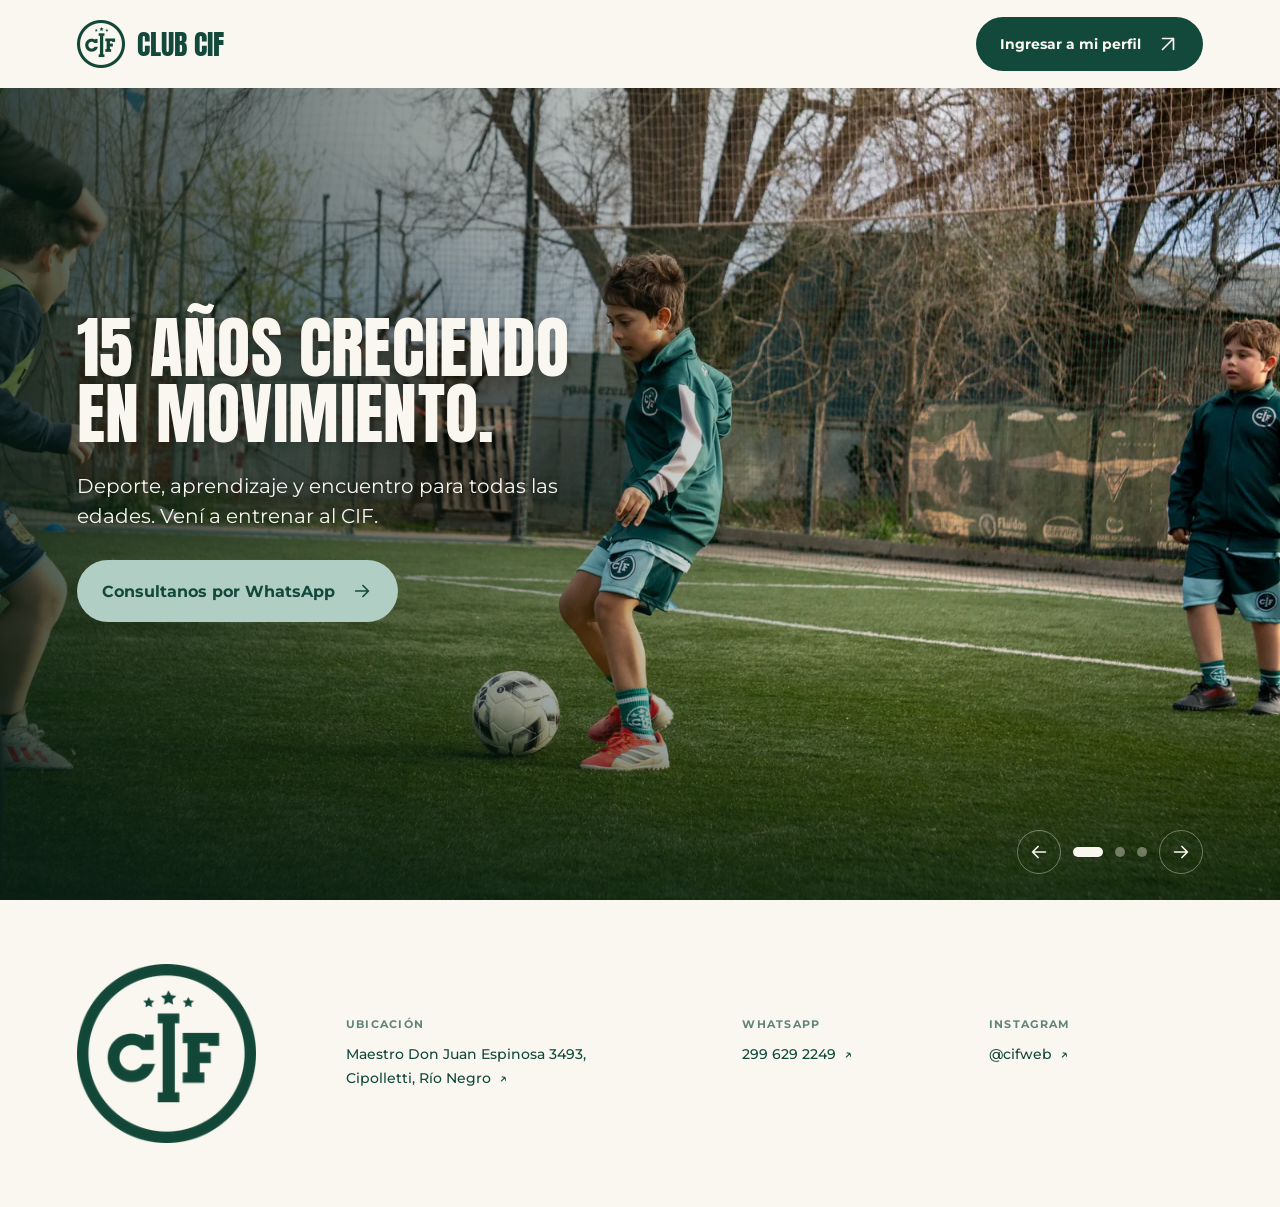
<file: index.html>
﻿<!doctype html>
<html lang="es">
<head>
  <meta charset="utf-8">
  <meta name="viewport" content="width=device-width, initial-scale=1">
  <title>Club CIF | Deporte y comunidad en Cipolletti</title>
  <meta name="description" content="Deporte, aprendizaje y encuentro para todas las edades en Cipolletti. Conocé las propuestas del Club CIF, Vacaciones en el CIF y el FPG.">
  <meta name="robots" content="index, follow, max-image-preview:large">
  <meta name="theme-color" content="#244d3e">
  <link rel="canonical" href="https://clubcif.com/">
  <link rel="icon" href="assets/logo-cif.png" type="image/png">
  <meta property="og:locale" content="es_AR">
  <meta property="og:type" content="website">
  <meta property="og:site_name" content="Club CIF">
  <meta property="og:title" content="Club CIF | Deporte y comunidad en Cipolletti">
  <meta property="og:description" content="Deporte, aprendizaje y encuentro para todas las edades. Conocé las propuestas del Club CIF.">
  <meta property="og:url" content="https://clubcif.com/">
  <meta property="og:image" content="https://clubcif.com/assets/inicio-desktop.webp">
  <meta property="og:image:width" content="1600">
  <meta property="og:image:height" content="1067">
  <meta property="og:image:alt" content="Chico del Club CIF jugando al fútbol">
  <meta name="twitter:card" content="summary_large_image">
  <meta name="twitter:title" content="Club CIF | Deporte y comunidad en Cipolletti">
  <meta name="twitter:description" content="Deporte, aprendizaje y encuentro para todas las edades. Conocé las propuestas del Club CIF.">
  <meta name="twitter:image" content="https://clubcif.com/assets/inicio-desktop.webp">
  <link rel="preload" href="assets/fonts/Anton-Regular.ttf" as="font" type="font/ttf" crossorigin>
  <link rel="preload" href="assets/fonts/Montserrat-Variable.ttf" as="font" type="font/ttf" crossorigin>
  <link rel="stylesheet" href="styles.css?v=20261126-1">
  <script src="main.js" defer></script>
</head>
<body>
  <a class="skip" href="#inicio">Ir al contenido</a>
  <header class="header">
    <a class="logo" href="./" aria-label="Club CIF, inicio"><img class="logo-mark" src="assets/logo-cif.png" alt="" width="48" height="49"><span>CLUB CIF</span></a>
    <a class="button" href="https://app.clubcif.com/login">Ingresar a mi perfil <svg class="button-icon" viewBox="0 0 24 24" aria-hidden="true"><path d="M6 18 18 6M6 6h12v12"/></svg></a>
  </header>
  <main id="inicio">
    <section class="hero" aria-label="Inicio del Club CIF" aria-roledescription="carrusel">
      <div class="slides" tabindex="0" aria-label="Imágenes del club. Usá las flechas del teclado para navegar.">
        <div class="slide" role="group" aria-roledescription="diapositiva" aria-label="1 de 3" data-active="true">
          <picture><source media="(max-width: 600px)" srcset="assets/inicio-mobile.webp"><img src="assets/inicio-desktop.webp" alt="Chico del CIF jugando al fútbol con la pelota a sus pies" fetchpriority="high" width="1600" height="1067"></picture>
          <div class="hero-content">
            <h1 class="hero-title">15 años creciendo en movimiento.</h1>
            <p class="hero-subtitle">Deporte, aprendizaje y encuentro para todas las edades. Vení a entrenar al CIF.</p>
            <div class="hero-actions"><a class="button button-light" data-destination="whatsapp" role="link" aria-disabled="true" tabindex="0">Consultanos por WhatsApp <svg class="button-icon" viewBox="0 0 24 24" aria-hidden="true"><path d="M5 12h14m-6-6 6 6-6 6"/></svg></a></div>
          </div>
        </div>
        <div class="slide" role="group" aria-roledescription="diapositiva" aria-label="2 de 3" inert>
          <picture><source media="(max-width: 600px)" srcset="assets/verano-mobile.webp"><img src="assets/verano-desktop.webp" alt="Chicos jugando con una pelota en la pileta del CIF" width="1080" height="750"></picture>
          <div class="hero-content">
            <h2 class="hero-title">Verano en el CIF</h2>
            <p class="hero-subtitle">Elegí la opción que más te guste para esta temporada 26-27 en el CIF.</p>
            <div class="hero-actions">
              <a class="button button-light" data-destination="vacaciones" href="./vacaciones/">Vacaciones en el CIF <img class="button-icon button-icon-sun" src="assets/icono-sol.png" alt="" width="26" height="26"></a>
              <button class="button button-outline button-disabled" type="button" disabled>Campus deportivo <svg class="button-icon" viewBox="0 0 24 24" aria-hidden="true"><path d="M5 12h14m-6-6 6 6-6 6"/></svg></button>
            </div>
          </div>
        </div>
        <div class="slide slide--fpg" role="group" aria-roledescription="diapositiva" aria-label="3 de 3" inert>
          <picture><source media="(max-width: 600px)" srcset="assets/fpg-mobile.webp"><img src="assets/fpg-desktop.webp" alt="Gimnastas con sus medallas celebrando sobre el podio del FPG" width="1600" height="902"></picture>
          <div class="hero-content">
            <h2 class="hero-title">Reviví el FPG 2026</h2>
            <p class="hero-subtitle">Mirá todo sobre nuestro festival patagónico de gimnasia.</p>
            <div class="hero-actions"><a class="button button-light" data-destination="fpg" href="./festival-patagonico-de-gimnasia/">Reviví el FPG <svg class="button-icon" viewBox="0 0 24 24" aria-hidden="true"><path d="M5 12h14m-6-6 6 6-6 6"/></svg></a></div>
          </div>
        </div>
      </div>
      <div class="hero-bottom">
        <div class="controls" aria-label="Controles del carrusel">
          <button class="arrow" id="prev" aria-label="Imagen anterior"><svg viewBox="0 0 24 24" aria-hidden="true"><path d="M19 12H5m6-6-6 6 6 6"/></svg></button>
          <div class="dots" aria-label="Elegir imagen">
            <button class="dot" aria-label="Ver imagen 1" aria-current="true" data-slide="0"></button>
            <button class="dot" aria-label="Ver imagen 2" data-slide="1"></button>
            <button class="dot" aria-label="Ver imagen 3" data-slide="2"></button>
          </div>
          <button class="arrow" id="next" aria-label="Imagen siguiente"><svg viewBox="0 0 24 24" aria-hidden="true"><path d="M5 12h14m-6-6 6 6-6 6"/></svg></button>
        </div>
      </div>
      <p class="sr-only" id="status" aria-live="polite"></p>
    </section>
  </main>
  <footer class="footer">
    <a class="footer-logo" href="./" aria-label="Club CIF, inicio"><img src="assets/logo-cif.png" alt="Club CIF" width="192" height="192"></a>
    <address class="footer-contact">
      <div class="footer-item"><span class="footer-label">Ubicación</span><a href="https://www.google.com/maps/search/?api=1&amp;query=Maestro+Don+Juan+Espinosa+3493+Cipolletti+R%C3%ADo+Negro" target="_blank" rel="noopener noreferrer">Maestro Don Juan Espinosa 3493,<br>Cipolletti, Río Negro <span aria-hidden="true">↗</span></a></div>
      <div class="footer-item"><span class="footer-label">WhatsApp</span><a href="https://wa.me/5492996292249" target="_blank" rel="noopener noreferrer">299 629 2249 <span aria-hidden="true">↗</span></a></div>
      <div class="footer-item"><span class="footer-label">Instagram</span><a href="https://www.instagram.com/cifweb/" target="_blank" rel="noopener noreferrer">@cifweb <span aria-hidden="true">↗</span></a></div>
    </address>
  </footer>
</body>
</html>
</file>
<file: styles.css>
﻿/* Marca y medidas compartidas */
@font-face {
  font-family: Anton;
  src: url("assets/fonts/Anton-Regular.ttf") format("truetype");
  font-style: normal;
  font-weight: 400;
  font-display: swap;
}
@font-face {
  font-family: Montserrat;
  src: url("assets/fonts/Montserrat-Variable.ttf") format("truetype");
  font-style: normal;
  font-weight: 100 900;
  font-display: swap;
}

:root {
  --green: #12493b;
  --green-hover: #0e3a2f;
  --green-deep: #163f34;
  --cream: #faf7f0;
  --mint: #a9cfc3;
  --button-mint: #b1cec4;
  --font-body: Montserrat, system-ui, sans-serif;
  --font-display: Anton, Impact, sans-serif;
  --weight-button: 700;
  --radius-pill: 100px;
  --header-height: 88px;
  --page-gutter: max(6vw, 24px);
  --hero-image-position: 50% 65%;
  --hero-overlay: linear-gradient(90deg, rgba(7,28,20,.72), rgba(7,28,20,.3) 44%, rgba(7,28,20,.02) 74%), linear-gradient(0deg, rgba(7,28,20,.65), transparent 30%);
  font-family: var(--font-body);
  color: var(--green);
  background: var(--cream);
}

/* Base y accesibilidad */
* { box-sizing: border-box; }
body { margin: 0; }
a { color: inherit; text-decoration: none; }
button { font: inherit; cursor: pointer; }
a:focus-visible, button:focus-visible, .slides:focus-visible {
  outline: 3px solid var(--mint);
  outline-offset: 5px;
}
.sr-only, .skip:not(:focus) {
  position: absolute;
  width: 1px;
  height: 1px;
  overflow: hidden;
  clip-path: inset(50%);
}
.skip:focus {
  position: fixed;
  top: 10px;
  left: 10px;
  background: var(--cream);
  padding: 12px;
  z-index: 20;
}

/* Cabecera */
.header {
  height: var(--header-height);
  padding-inline: var(--page-gutter);
  display: flex;
  align-items: center;
  justify-content: space-between;
  gap: 20px;
}
.logo {
  display: flex;
  align-items: center;
  gap: 12px;
  font: 28px var(--font-display);
}
.logo-mark {
  display: block;
  width: 48px;
  height: auto;
  flex-shrink: 0;
  mix-blend-mode: multiply;
}

/* Botones: base común y variantes */
.button {
  display: inline-flex;
  align-items: center;
  justify-content: center;
  gap: 16px;
  border-radius: var(--radius-pill);
  padding: 16px 24px;
  background: var(--green);
  color: var(--cream);
  font-size: 14px;
  font-weight: var(--weight-button);
  transition: background .2s;
}
.button:hover { background: var(--green-hover); }
.button-icon {
  display: block;
  width: 22px;
  height: 22px;
  flex-shrink: 0;
  fill: none;
  stroke: currentColor;
  stroke-width: 1.8;
  stroke-linecap: round;
  stroke-linejoin: round;
}
.button-light { background: var(--button-mint); color: var(--green); }
.button-light:hover { background: #cfe4dc; }
.button-outline { background: transparent; color: var(--cream); border: 1px solid var(--mint); }
.button-outline:hover { background: #faf7f014; }
.button[aria-disabled=true] { cursor: default; }
.button-disabled, .button-disabled:hover {
  background: rgba(20, 35, 29, .2);
  color: rgba(250, 247, 240, .5);
  border-color: rgba(250, 247, 240, .25);
  cursor: not-allowed;
}
.button img.button-icon-sun {
  position: static;
  width: 26px;
  height: 26px;
  object-fit: contain;
}

/* Carrusel: fotografías a sangre y contenido */
.hero {
  position: relative;
  background: var(--green);
  color: var(--cream);
  overflow: hidden;
}
.slides {
  display: flex;
  width: 100%;
  height: calc(100svh - var(--header-height));
  min-height: 600px;
  max-height: 900px;
  overflow-x: auto;
  scroll-snap-type: x mandatory;
  scrollbar-width: none;
}
.slides::-webkit-scrollbar { display: none; }
.slide {
  position: relative;
  isolation: isolate;
  flex: 0 0 100%;
  min-width: 0;
  scroll-snap-align: start;
  scroll-snap-stop: always;
  background: var(--green-deep);
}
.slide--fpg { --hero-image-position: 50% 10%; }
.slide picture { position: absolute; inset: 0; display: block; }
.slide img {
  position: absolute;
  inset: 0;
  width: 100%;
  height: 100%;
  object-fit: cover;
  object-position: var(--hero-image-position);
  display: block;
}
.slide::after {
  content: "";
  position: absolute;
  inset: 0;
  background: var(--hero-overlay);
  pointer-events: none;
  z-index: 1;
}
.hero-content {
  position: relative;
  z-index: 2;
  width: 88%;
  margin: 0 6%;
  height: 100%;
  display: flex;
  flex-direction: column;
  align-items: flex-start;
  justify-content: center;
  padding: 48px 0 100px;
  pointer-events: none;
}
.hero-title {
  font: 400 clamp(52px, 5.3vw, 82px)/.98 var(--font-display);
  text-transform: uppercase;
  letter-spacing: .005em;
  margin: 0;
  max-width: 47%;
  text-shadow: 0 2px 16px #0003;
}
.hero-subtitle {
  max-width: 43%;
  font-size: clamp(18px, 1.6vw, 23px);
  line-height: 1.5;
  margin: 24px 0 0;
  text-shadow: 0 1px 8px #0005;
}
.hero-actions {
  display: flex;
  flex-wrap: wrap;
  gap: 16px;
  margin-top: 28px;
  max-width: 48%;
  pointer-events: auto;
}
.hero-actions .button {
  font-size: clamp(15px, 1.25vw, 19px);
  padding: 18px 25px;
  min-height: 62px;
}
.hero-actions .button[data-destination=vacaciones] {
  background: #329e96;
  color: white;
}
.hero-actions .button[data-destination=vacaciones]:hover { background: #277f79; }
.hero-actions .button[data-destination=fpg] {
  background: #c92d89;
  color: white;
}
.hero-actions .button[data-destination=fpg]:hover { background: #a92372; }

/* Controles del carrusel */
.hero-bottom {
  position: absolute;
  bottom: 26px;
  left: var(--page-gutter);
  right: var(--page-gutter);
  display: flex;
  justify-content: flex-end;
  align-items: center;
  gap: 20px;
  z-index: 3;
  pointer-events: none;
}
.controls, .dots { display: flex; align-items: center; gap: 12px; pointer-events: auto; }
.arrow {
  display: grid;
  place-items: center;
  padding: 0;
  flex-shrink: 0;
  width: 44px;
  height: 44px;
  border: 1px solid #faf7f060;
  border-radius: 50%;
  background: transparent;
  color: var(--cream);
}
.arrow svg {
  display: block;
  width: 22px;
  height: 22px;
  fill: none;
  stroke: currentColor;
  stroke-width: 1.8;
  stroke-linecap: round;
  stroke-linejoin: round;
}
.arrow:hover { background: #faf7f020; }
.dot {
  padding: 0;
  border: 0;
  width: 10px;
  height: 10px;
  border-radius: var(--radius-pill);
  background: #faf7f060;
  position: relative;
}
.dot::before { content: ""; position: absolute; inset: -15px -3px; }
.dot[aria-current=true] { width: 30px; background: var(--cream); }

/* Pie */
.footer {
  padding: 64px var(--page-gutter);
  display: flex;
  align-items: center;
  gap: clamp(40px, 7vw, 110px);
}
.footer-logo { flex-shrink: 0; }
.footer-logo img { display: block; width: clamp(140px, 14vw, 192px); height: auto; mix-blend-mode: multiply; }
.footer-contact { display: grid; grid-template-columns: minmax(240px, 1.7fr) 1fr 1fr; gap: 32px; width: 100%; font-style: normal; }
.footer-item { display: flex; flex-direction: column; gap: 12px; }
.footer-label { font-size: 11px; font-weight: 700; text-transform: uppercase; letter-spacing: .12em; opacity: .65; }
.footer-item a { width: fit-content; font-size: 14px; font-weight: 500; line-height: 1.7; }
.footer-item a:hover { text-decoration: underline; text-underline-offset: 4px; }
.footer-item a span { margin-left: 4px; }

/* Página de error */
.error-body {
  min-height: 100svh;
  display: flex;
  flex-direction: column;
}
.error-page {
  position: relative;
  isolation: isolate;
  flex: 1;
  min-height: 520px;
  padding: clamp(64px, 10vw, 140px) var(--page-gutter);
  display: grid;
  place-items: center;
  overflow: hidden;
  background: var(--green);
  color: var(--cream);
  text-align: center;
}
.error-page::before,
.error-page::after {
  content: "";
  position: absolute;
  border-radius: 50%;
  background: var(--mint);
  opacity: .16;
  z-index: -1;
}
.error-page::before { width: 42vw; height: 42vw; min-width: 300px; min-height: 300px; left: -14vw; top: -20vw; }
.error-page::after { width: 34vw; height: 34vw; min-width: 240px; min-height: 240px; right: -8vw; bottom: -18vw; }
.error-content { width: min(760px, 100%); }
.error-code {
  margin: 0;
  color: var(--mint);
  font: 400 clamp(100px, 20vw, 230px)/.8 var(--font-display);
  letter-spacing: -.03em;
}
.error-title {
  margin: 34px 0 0;
  font: 400 clamp(36px, 5vw, 68px)/1 var(--font-display);
  text-transform: uppercase;
}
.error-copy {
  max-width: 620px;
  margin: 22px auto 0;
  font-size: clamp(16px, 1.6vw, 20px);
  line-height: 1.6;
}
.error-actions {
  margin-top: 34px;
  display: flex;
  justify-content: center;
  flex-wrap: wrap;
  gap: 12px;
}
.error-actions .button { min-height: 54px; }

/* Tablet */
@media (min-width: 601px) and (max-width: 1000px) {
  .footer-contact { grid-template-columns: 1fr 1fr; gap: 24px; }
  .footer-item:first-child { grid-column: 1 / -1; }
  .hero-title { font-size: 48px; max-width: 48%; }
  .hero-subtitle { font-size: 17px; }
  .hero-actions .button { font-size: 14px; padding: 16px 20px; }
}

/* Mobile */
@media (max-width: 600px) {
  :root {
    --header-height: 80px;
    --page-gutter: 24px;
    --hero-image-position: 50% 15%;
    --hero-overlay: linear-gradient(0deg, rgba(5,22,15,.94), rgba(5,22,15,.8) 22%, rgba(5,22,15,.12) 62%, transparent 82%);
  }
  .header { padding-inline: 20px; }
  .logo { font-size: 22px; gap: 8px; }
  .logo-mark { width: 38px; }
  .header .button { font-size: 11px; padding: 11px 14px; gap: 8px; }
  .slides { min-height: 650px; max-height: 800px; }
  .slide--fpg { --hero-image-position: 55% 0; }
  .hero-content {
    width: calc(100% - 48px);
    margin: 0 24px;
    padding: 220px 0 86px;
    justify-content: flex-end;
  }
  .hero-title { max-width: 100%; font-size: clamp(36px, 10vw, 48px); line-height: 1.04; }
  .hero-subtitle { max-width: 100%; font-size: 16px; line-height: 1.45; margin-top: 16px; }
  .hero-actions { max-width: 100%; width: 100%; margin-top: 22px; gap: 10px; }
  .hero-actions .button { font-size: 14px; min-height: 50px; padding: 14px 20px; max-width: 100%; }
  .hero-bottom { bottom: 20px; flex-wrap: wrap; gap: 16px; }
  .arrow { width: 40px; height: 40px; }
  .footer { padding: 40px 24px; gap: 28px; flex-direction: column; align-items: flex-start; }
  .footer-logo img { width: 140px; }
  .footer-contact { grid-template-columns: 1fr; gap: 24px; }
  .error-page { min-height: 560px; padding-block: 72px; }
  .error-title { margin-top: 28px; }
  .error-actions { flex-direction: column; }
  .error-actions .button { width: 100%; }
}

@media (prefers-reduced-motion: reduce) {
  * { scroll-behavior: auto !important; transition: none !important; }
}
</file>
